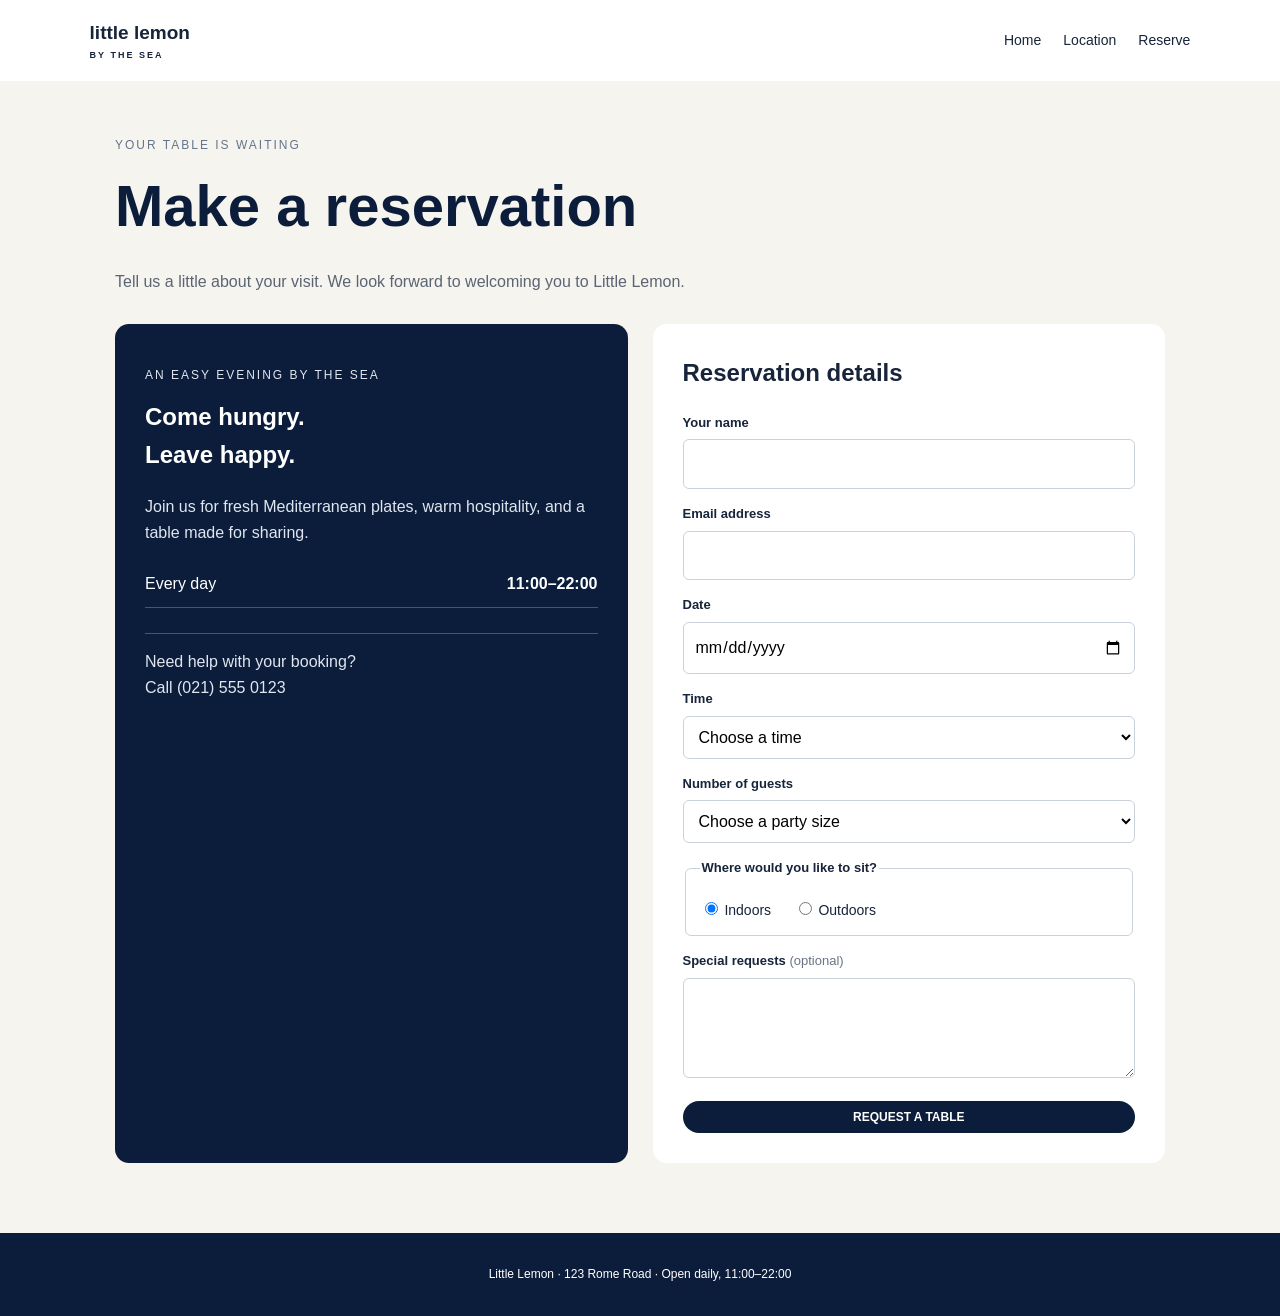
<file: book.html>
<!DOCTYPE html>
<html lang="en">
  <head>
    <meta charset="UTF-8">
    <meta name="viewport" content="width=device-width, initial-scale=1">
    <title>Reserve a Table | Little Lemon</title>
    <meta name="description" content="Reserve a table at Little Lemon for a relaxed meal by the coast.">
    <meta name="author" content="Lazuardi Al-Muzaki">
    <link rel="stylesheet" href="style.css">
  </head>
  <body>
    <header class="page-header">
      <a class="brand" href="index.html">little lemon<span>by the sea</span></a>
      <nav aria-label="Main navigation">
        <a href="index.html">Home</a>
        <a href="location.html">Location</a>
        <a href="book.html" aria-current="page">Reserve</a>
      </nav>
    </header>

    <main class="page-main">
      <div class="page-title">
        <p class="eyebrow">Your table is waiting</p>
        <h1>Make a reservation</h1>
        <p>Tell us a little about your visit. We look forward to welcoming you to Little Lemon.</p>
      </div>

      <div class="booking-layout">
        <aside class="info-card">
          <p class="eyebrow">An easy evening by the sea</p>
          <h2>Come hungry.<br>Leave happy.</h2>
          <p>Join us for fresh Mediterranean plates, warm hospitality, and a table made for sharing.</p>
          <div class="hours-row"><span>Every day</span><strong>11:00–22:00</strong></div>
          <p class="booking-note">Need help with your booking?<br><a href="tel:+62215550123">Call (021) 555 0123</a></p>
        </aside>

        <section class="form-card" aria-labelledby="form-title">
          <h2 id="form-title">Reservation details</h2>
          <form class="reservation-form" action="/book" method="post">
            <div class="form-field">
              <label for="name">Your name</label>
              <input type="text" id="name" name="name" autocomplete="name" required>
            </div>
            <div class="form-field">
              <label for="email">Email address</label>
              <input type="email" id="email" name="email" autocomplete="email" required>
            </div>
            <div class="form-field">
              <label for="date">Date</label>
              <input type="date" id="date" name="date" required>
            </div>
            <div class="form-field">
              <label for="time">Time</label>
              <select id="time" name="time" required>
                <option value="">Choose a time</option>
                <option>11:00</option>
                <option>12:00</option>
                <option>13:00</option>
                <option>17:00</option>
                <option>18:00</option>
                <option>19:00</option>
                <option>20:00</option>
                <option>21:00</option>
              </select>
            </div>
            <div class="form-field">
              <label for="party">Number of guests</label>
              <select id="party" name="party" required>
                <option value="">Choose a party size</option>
                <option value="1">1 guest</option>
                <option value="2">2 guests</option>
                <option value="3">3 guests</option>
                <option value="4">4 guests</option>
                <option value="5+">5 or more guests</option>
              </select>
            </div>
            <fieldset>
              <legend>Where would you like to sit?</legend>
              <label><input type="radio" name="seating" value="indoor" checked> Indoors</label>
              <label><input type="radio" name="seating" value="outdoor"> Outdoors</label>
            </fieldset>
            <div class="form-field">
              <label for="requests">Special requests <span>(optional)</span></label>
              <textarea id="requests" name="requests" rows="3"></textarea>
            </div>
            <button class="button form-submit" type="submit">Request a table</button>
          </form>
        </section>
      </div>
    </main>

    <footer class="page-footer">
      <p>Little Lemon · 123 Rome Road · Open daily, 11:00–22:00</p>
    </footer>
  </body>
</html>
</file>
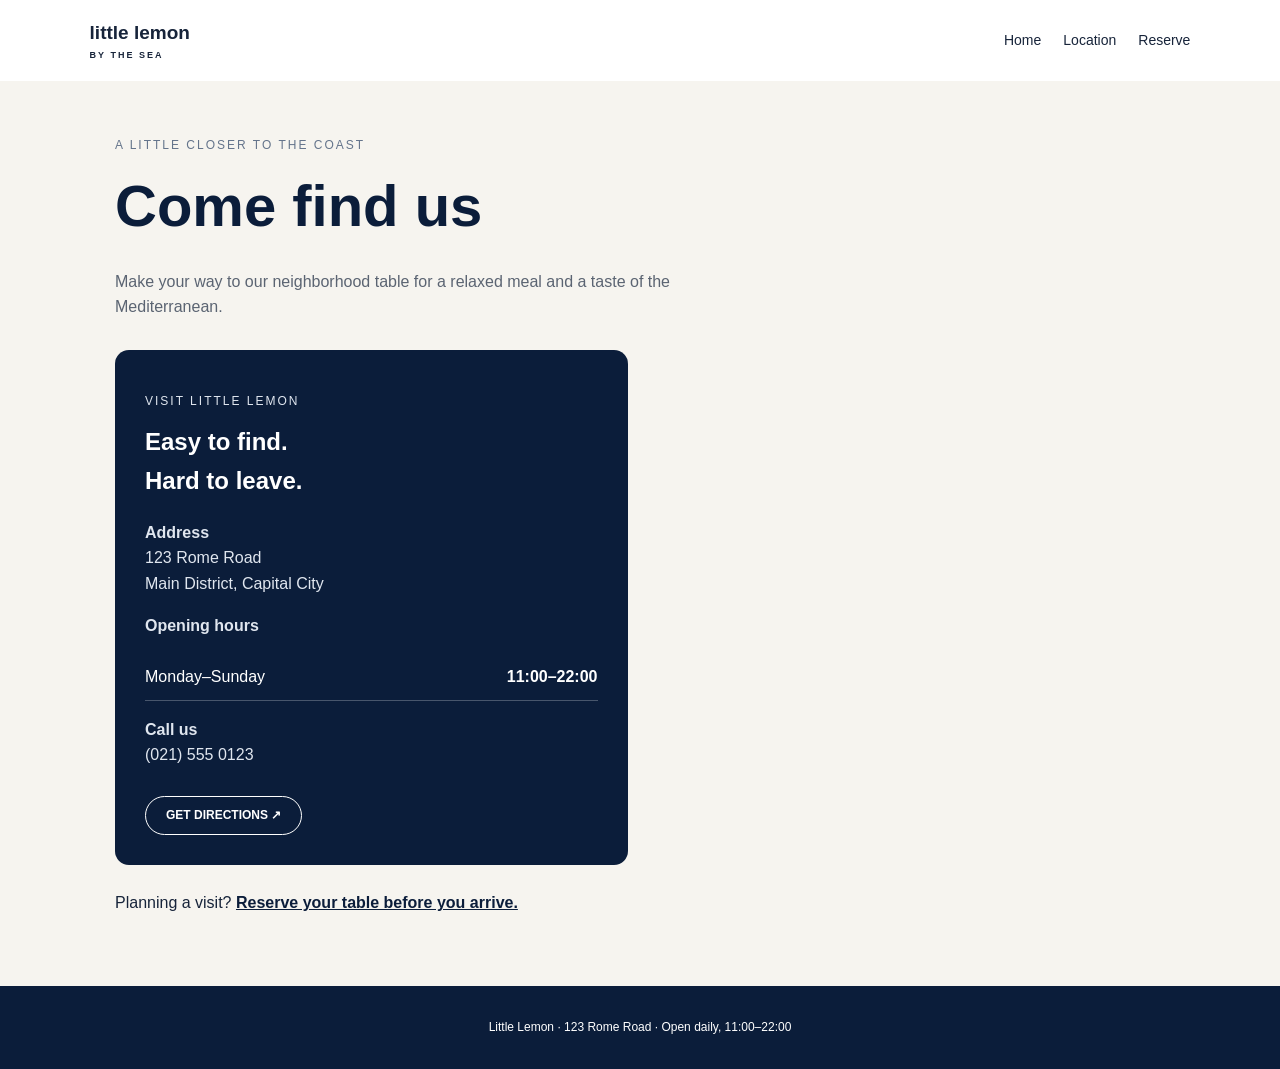
<file: location.html>
<!DOCTYPE html>
<html lang="en">
  <head>
    <meta charset="UTF-8">
    <meta name="viewport" content="width=device-width, initial-scale=1">
    <title>Find Us | Little Lemon</title>
    <meta name="description" content="Find Little Lemon at 123 Rome Road. Open daily from 11:00 to 22:00.">
    <meta name="author" content="Lazuardi Al-Muzaki">
    <link rel="stylesheet" href="style.css">
  </head>
  <body>
    <header class="page-header">
      <a class="brand" href="index.html">little lemon<span>by the sea</span></a>
      <nav aria-label="Main navigation">
        <a href="index.html">Home</a>
        <a href="location.html" aria-current="page">Location</a>
        <a href="book.html">Reserve</a>
      </nav>
    </header>

    <main class="page-main">
      <div class="page-title">
        <p class="eyebrow">A little closer to the coast</p>
        <h1>Come find us</h1>
        <p>Make your way to our neighborhood table for a relaxed meal and a taste of the Mediterranean.</p>
      </div>

      <div class="location-layout">
        <section class="info-card" aria-labelledby="visit-title">
          <p class="eyebrow">Visit Little Lemon</p>
          <h2 id="visit-title">Easy to find.<br>Hard to leave.</h2>
          <p><strong>Address</strong><br>123 Rome Road<br>Main District, Capital City</p>
          <p><strong>Opening hours</strong></p>
          <div class="hours-row"><span>Monday–Sunday</span><strong>11:00–22:00</strong></div>
          <p><strong>Call us</strong><br><a href="tel:+62215550123">(021) 555 0123</a></p>
          <a class="button button-light" href="https://maps.google.com/?q=123+Rome+Road+Main+District+Capital+City" target="_blank" rel="noopener noreferrer">Get directions ↗</a>
        </section>
        <div class="location-photo" role="img" aria-label="A welcoming restaurant dining room"></div>
      </div>

      <p class="location-booking">Planning a visit? <a href="book.html">Reserve your table before you arrive.</a></p>
    </main>

    <footer class="page-footer">
      <p>Little Lemon · 123 Rome Road · Open daily, 11:00–22:00</p>
    </footer>
  </body>
</html>
</file>
<file: style.css>
/* Simple Little Lemon styles */
* {
  box-sizing: border-box;
}

body {
  margin: 0;
  background: #f6f4ef;
  color: #17243a;
  font-family: Arial, Helvetica, sans-serif;
  line-height: 1.6;
}

a {
  color: inherit;
  text-decoration: none;
}

img {
  max-width: 100%;
}

/* Home page */
.hero {
  position: relative;
  display: flex;
  min-height: 100vh;
  align-items: center;
  justify-content: center;
  color: white;
  text-align: center;
  background: linear-gradient(rgba(5, 17, 36, .4), rgba(5, 17, 36, .5)), url("https://images.unsplash.com/photo-1517248135467-4c7edcad34c4?auto=format&fit=crop&w=2000&q=85") center / cover;
}

.site-header {
  position: absolute;
  top: 20px;
  right: 4%;
  left: 4%;
}

.capsule-nav {
  display: flex;
  min-height: 64px;
  align-items: center;
  justify-content: space-between;
  padding: 10px 22px;
  border-radius: 40px;
  color: #0b1d3a;
  background: white;
}

.nav-links,
.nav-right {
  display: flex;
  align-items: center;
  gap: 20px;
}

.nav-links {
  margin: 0;
  padding: 0;
  list-style: none;
}

.nav-links a,
.nav-location {
  font-size: 13px;
}

.brand,
.footer-brand {
  font-size: 19px;
  font-weight: bold;
}

.brand span,
.footer-brand span {
  display: block;
  font-size: 9px;
  letter-spacing: 2px;
  text-align: center;
  text-transform: uppercase;
}

.button {
  display: inline-block;
  padding: 9px 20px;
  border: 1px solid currentColor;
  border-radius: 25px;
  font-size: 12px;
  font-weight: bold;
  text-align: center;
  text-transform: uppercase;
}

.button-dark {
  color: #0b1d3a;
}

.hero-content {
  padding: 20px;
}

.hero-content .eyebrow,
.hero-details p,
.eyebrow {
  font-size: 12px;
  letter-spacing: 2px;
  text-transform: uppercase;
}

.hero h1 {
  margin: 10px 0 20px;
  font-size: clamp(56px, 10vw, 120px);
  line-height: 1;
}

.text-link {
  font-size: 12px;
  font-weight: bold;
  text-transform: uppercase;
}

.hero-details {
  position: absolute;
  right: 5%;
  bottom: 20px;
  left: 5%;
  display: flex;
  justify-content: space-between;
  gap: 15px;
}

.hero-details p {
  font-size: 10px;
}

.story {
  display: grid;
  grid-template-columns: 1fr 1fr;
  background: #0b1d3a;
  color: white;
}

.story-copy {
  padding: 10%;
}

.story h2,
.section-heading h2 {
  margin: 0;
  font-size: clamp(36px, 5vw, 64px);
  line-height: 1.1;
}

.story-description {
  max-width: 440px;
  margin: 24px 0;
  color: #d8dfeb;
}

.button-light {
  color: white;
}

.story-image-wrap {
  position: relative;
  min-height: 500px;
  padding: 30px;
}

.story-image {
  width: 100%;
  height: 100%;
  min-height: 440px;
  border-radius: 18px;
  object-fit: cover;
}

.image-caption {
  position: absolute;
  right: 45px;
  bottom: 42px;
  padding: 8px 12px;
  border-radius: 20px;
  background: white;
  color: #0b1d3a;
  font-size: 12px;
}

.menu-section {
  padding: 70px 8%;
}

.section-heading {
  display: flex;
  align-items: end;
  justify-content: space-between;
  gap: 25px;
  margin-bottom: 30px;
}

.section-heading .eyebrow {
  color: #697385;
}

.dark-link {
  color: #0b1d3a;
}

.menu-grid {
  display: grid;
  grid-template-columns: repeat(2, 1fr);
  gap: 24px;
}

.menu-card {
  overflow: hidden;
  border-radius: 14px;
  background: white;
}

.menu-card > img {
  width: 100%;
  height: 280px;
  object-fit: cover;
}

.menu-card-copy {
  display: flex;
  justify-content: space-between;
  gap: 16px;
  padding: 18px 22px;
}

.menu-card h3,
.menu-card p {
  margin: 0 0 5px;
}

.menu-card p {
  color: #697385;
  font-size: 13px;
}

.site-footer {
  display: flex;
  align-items: center;
  justify-content: space-between;
  gap: 20px;
  padding: 30px 8%;
  background: #0b1d3a;
  color: white;
}

.site-footer p {
  font-size: 12px;
}

/* Location and reservation pages */
.page-header {
  display: flex;
  align-items: center;
  justify-content: space-between;
  gap: 20px;
  padding: 18px 7%;
  background: white;
}

.page-header .brand span {
  text-align: left;
}

.page-header nav {
  display: flex;
  gap: 22px;
  font-size: 14px;
}

.page-header nav a:hover {
  text-decoration: underline;
}

.page-main {
  width: min(1050px, 90%);
  margin: 55px auto 70px;
}

.page-title {
  margin-bottom: 30px;
}

.page-title .eyebrow {
  margin-bottom: 5px;
  color: #64748b;
}

.page-title h1 {
  margin: 0;
  color: #0b1d3a;
  font-size: clamp(36px, 6vw, 58px);
}

.page-title p:last-child {
  max-width: 620px;
  color: #5b6472;
}

.location-booking {
  margin-top: 25px;
}

.location-booking a {
  color: #0b1d3a;
  font-weight: bold;
  text-decoration: underline;
}

.location-layout,
.booking-layout {
  display: grid;
  grid-template-columns: 1fr 1fr;
  gap: 25px;
}

.info-card,
.form-card {
  padding: 30px;
  border-radius: 14px;
  background: white;
}

.info-card {
  background: #0b1d3a;
  color: white;
}

.info-card h2,
.form-card h2 {
  margin-top: 0;
}

.info-card p {
  color: #e0e6ef;
}

.info-card .button {
  margin-top: 12px;
}

.location-photo {
  min-height: 330px;
  border-radius: 14px;
  background: url("https://images.unsplash.com/photo-1517248135467-4c7edcad34c4?auto=format&fit=crop&w=1200&q=80") center / cover;
}

.hours-row {
  display: flex;
  justify-content: space-between;
  gap: 15px;
  padding: 10px 0;
  border-bottom: 1px solid rgba(255, 255, 255, .25);
}

.booking-note {
  margin-top: 25px;
  padding-top: 15px;
  border-top: 1px solid rgba(255, 255, 255, .25);
}

.reservation-form {
  display: grid;
  gap: 15px;
}

.form-field label,
.reservation-form legend {
  display: block;
  margin-bottom: 6px;
  font-size: 13px;
  font-weight: bold;
}

.form-field label span {
  color: #697385;
  font-weight: normal;
}

.form-field input,
.form-field textarea,
.form-field select {
  width: 100%;
  padding: 11px;
  border: 1px solid #cbd1da;
  border-radius: 6px;
  background: white;
  font: inherit;
}

.reservation-form fieldset {
  padding: 12px 14px;
  border: 1px solid #cbd1da;
  border-radius: 6px;
}

.reservation-form fieldset label {
  margin-right: 18px;
  font-size: 14px;
}

.form-submit {
  border: 0;
  background: #0b1d3a;
  color: white;
  cursor: pointer;
}

.form-submit:hover {
  background: #25466e;
}

.page-footer {
  padding: 20px;
  background: #0b1d3a;
  color: white;
  text-align: center;
  font-size: 12px;
}

@media (max-width: 700px) {
  .nav-links,
  .nav-location {
    display: none;
  }

  .capsule-nav {
    padding-left: 20px;
  }

  .hero-details .hero-note {
    display: none;
  }

  .story,
  .location-layout,
  .booking-layout {
    grid-template-columns: 1fr;
  }

  .story-copy {
    padding: 55px 8%;
  }

  .story-image-wrap {
    min-height: 360px;
    padding: 0 8% 8%;
  }

  .story-image {
    min-height: 330px;
  }

  .image-caption {
    right: 10%;
    bottom: 10%;
  }

  .section-heading,
  .site-footer {
    align-items: flex-start;
    flex-direction: column;
  }

  .menu-grid {
    grid-template-columns: 1fr;
  }

  .page-header {
    align-items: flex-start;
    flex-direction: column;
  }

  .page-header nav {
    flex-wrap: wrap;
    gap: 15px;
  }
}
</file>
